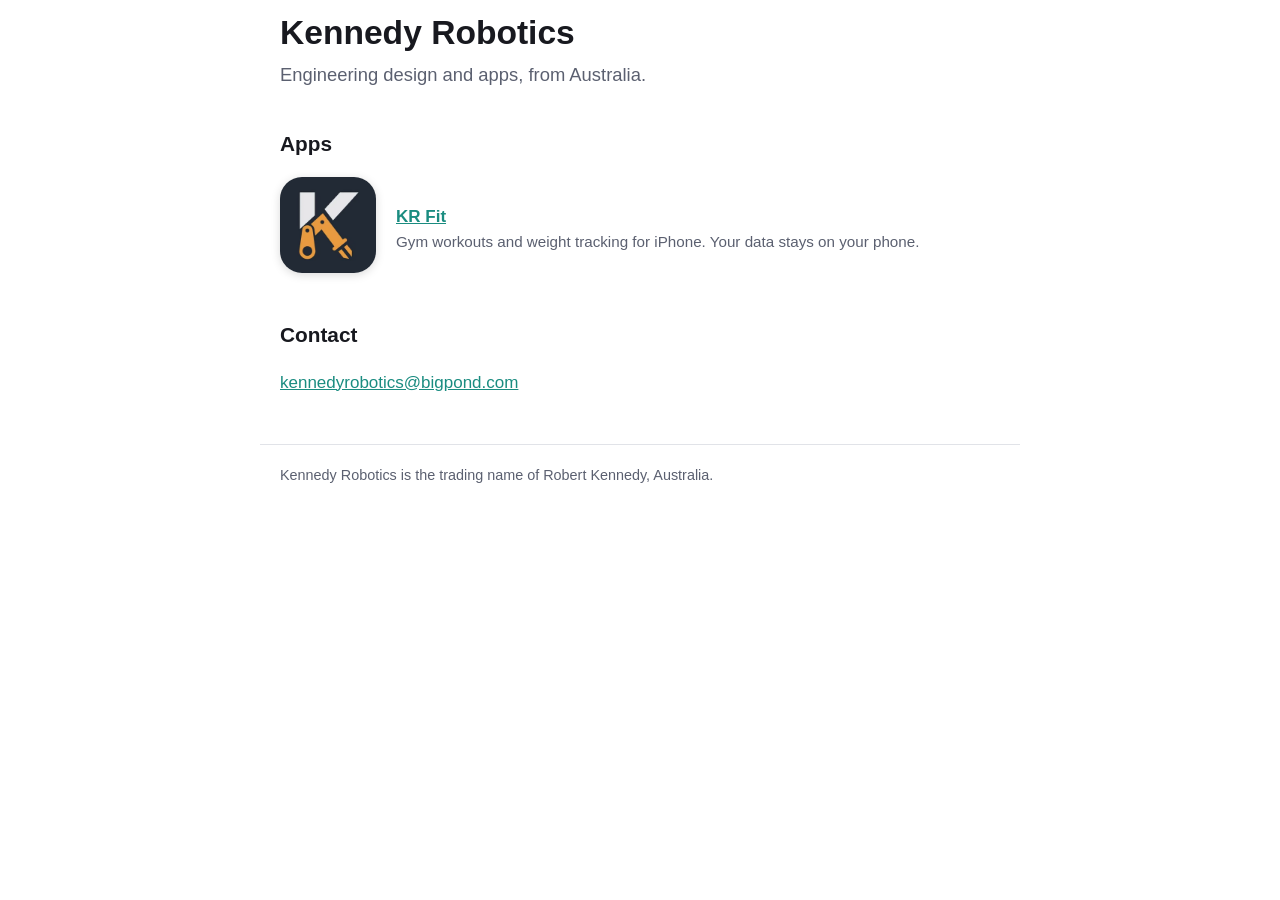
<file: index.html>
<!doctype html>
<html lang="en-AU">
<head>
  <meta charset="utf-8">
  <meta name="viewport" content="width=device-width, initial-scale=1">
  <title>Kennedy Robotics</title>
  <meta name="description" content="Kennedy Robotics: engineering and apps by Rob Kennedy, Australia.">
  <link rel="icon" href="/assets/favicon.png">
  <link rel="stylesheet" href="/assets/style.css">
</head>
<body>
  <main>
    <h1>Kennedy Robotics</h1>
    <p class="lead">Engineering design and apps, from Australia.</p>

    <h2>Apps</h2>
    <div class="hero">
      <a href="/krfit/"><img src="/assets/krfit-icon.png" alt="KR Fit app icon"></a>
      <div>
        <p style="margin:0"><a href="/krfit/"><strong>KR Fit</strong></a></p>
        <p class="muted" style="margin:0">Gym workouts and weight tracking for iPhone. Your data stays on your phone.</p>
      </div>
    </div>

    <h2>Contact</h2>
    <p><a href="mailto:kennedyrobotics@bigpond.com">kennedyrobotics@bigpond.com</a></p>
  </main>
  <footer>
    <p>Kennedy Robotics is the trading name of Robert Kennedy, Australia.</p>
  </footer>
</body>
</html>
</file>
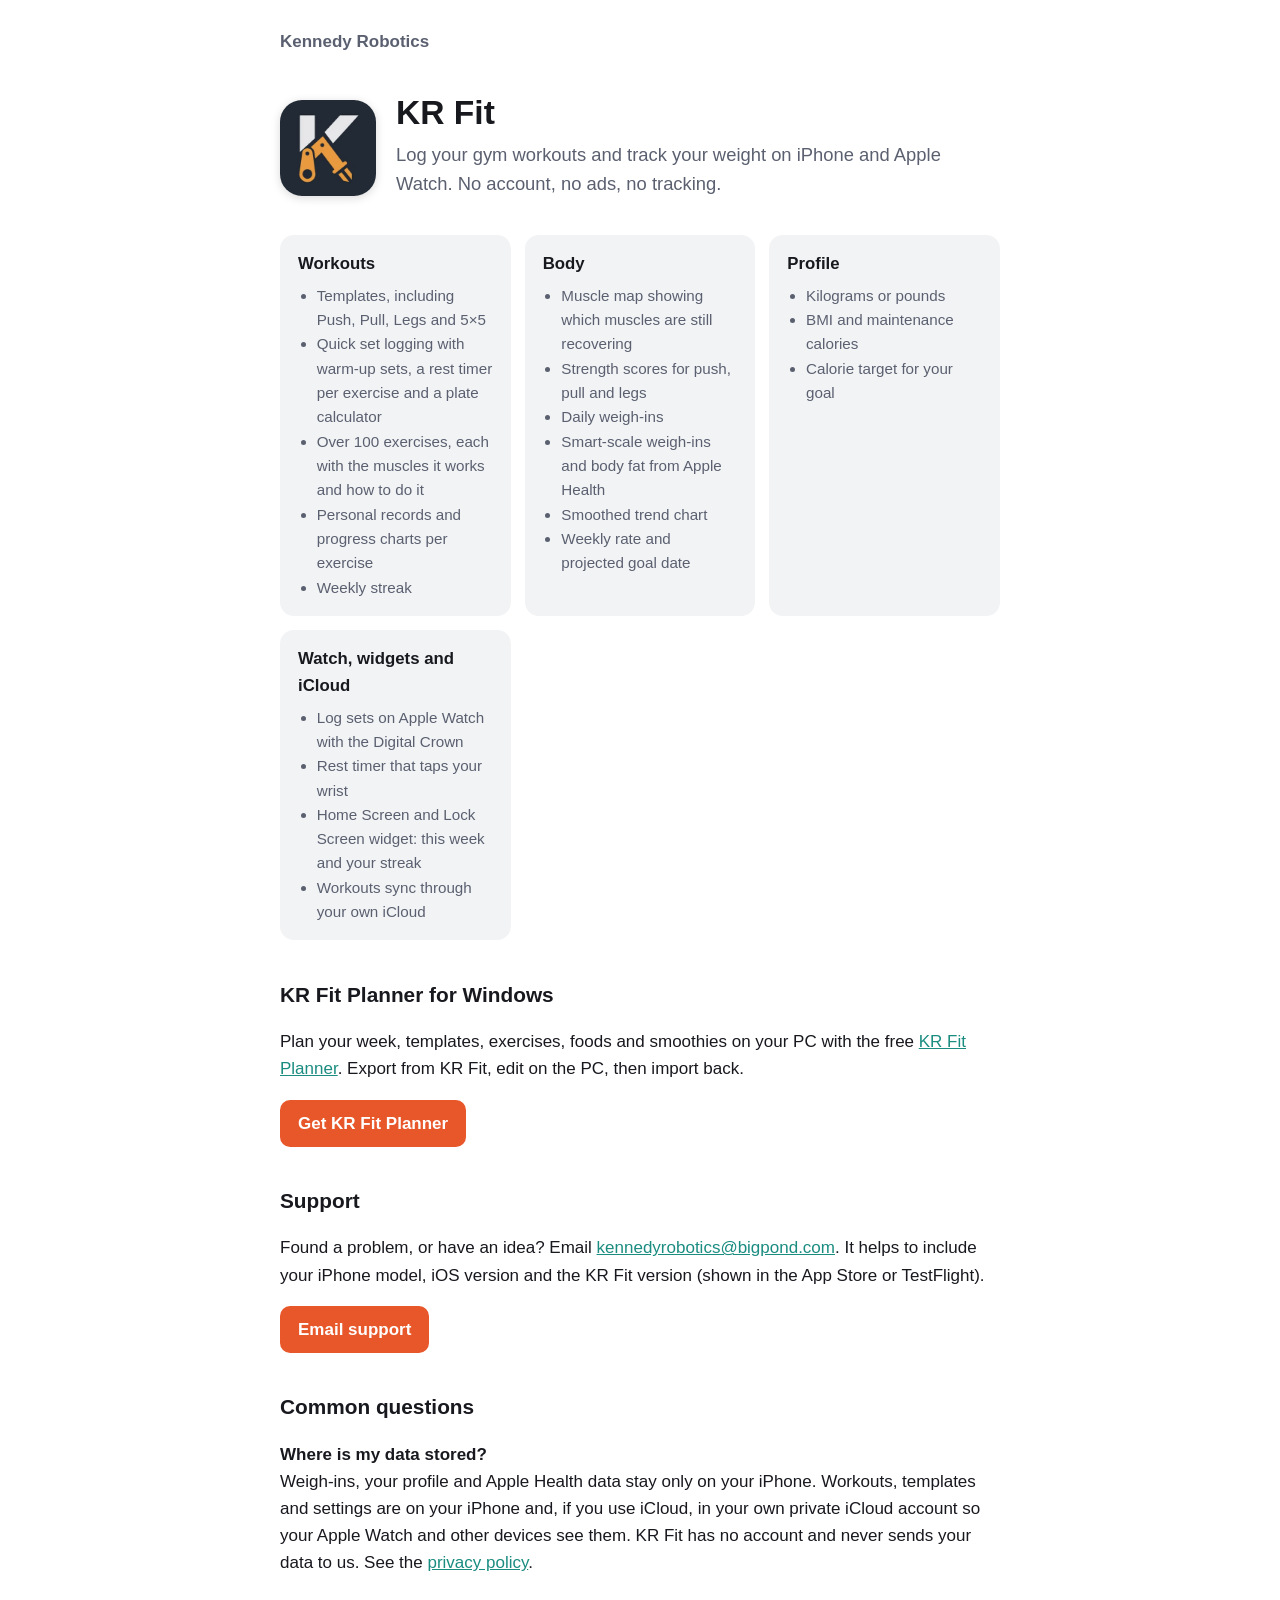
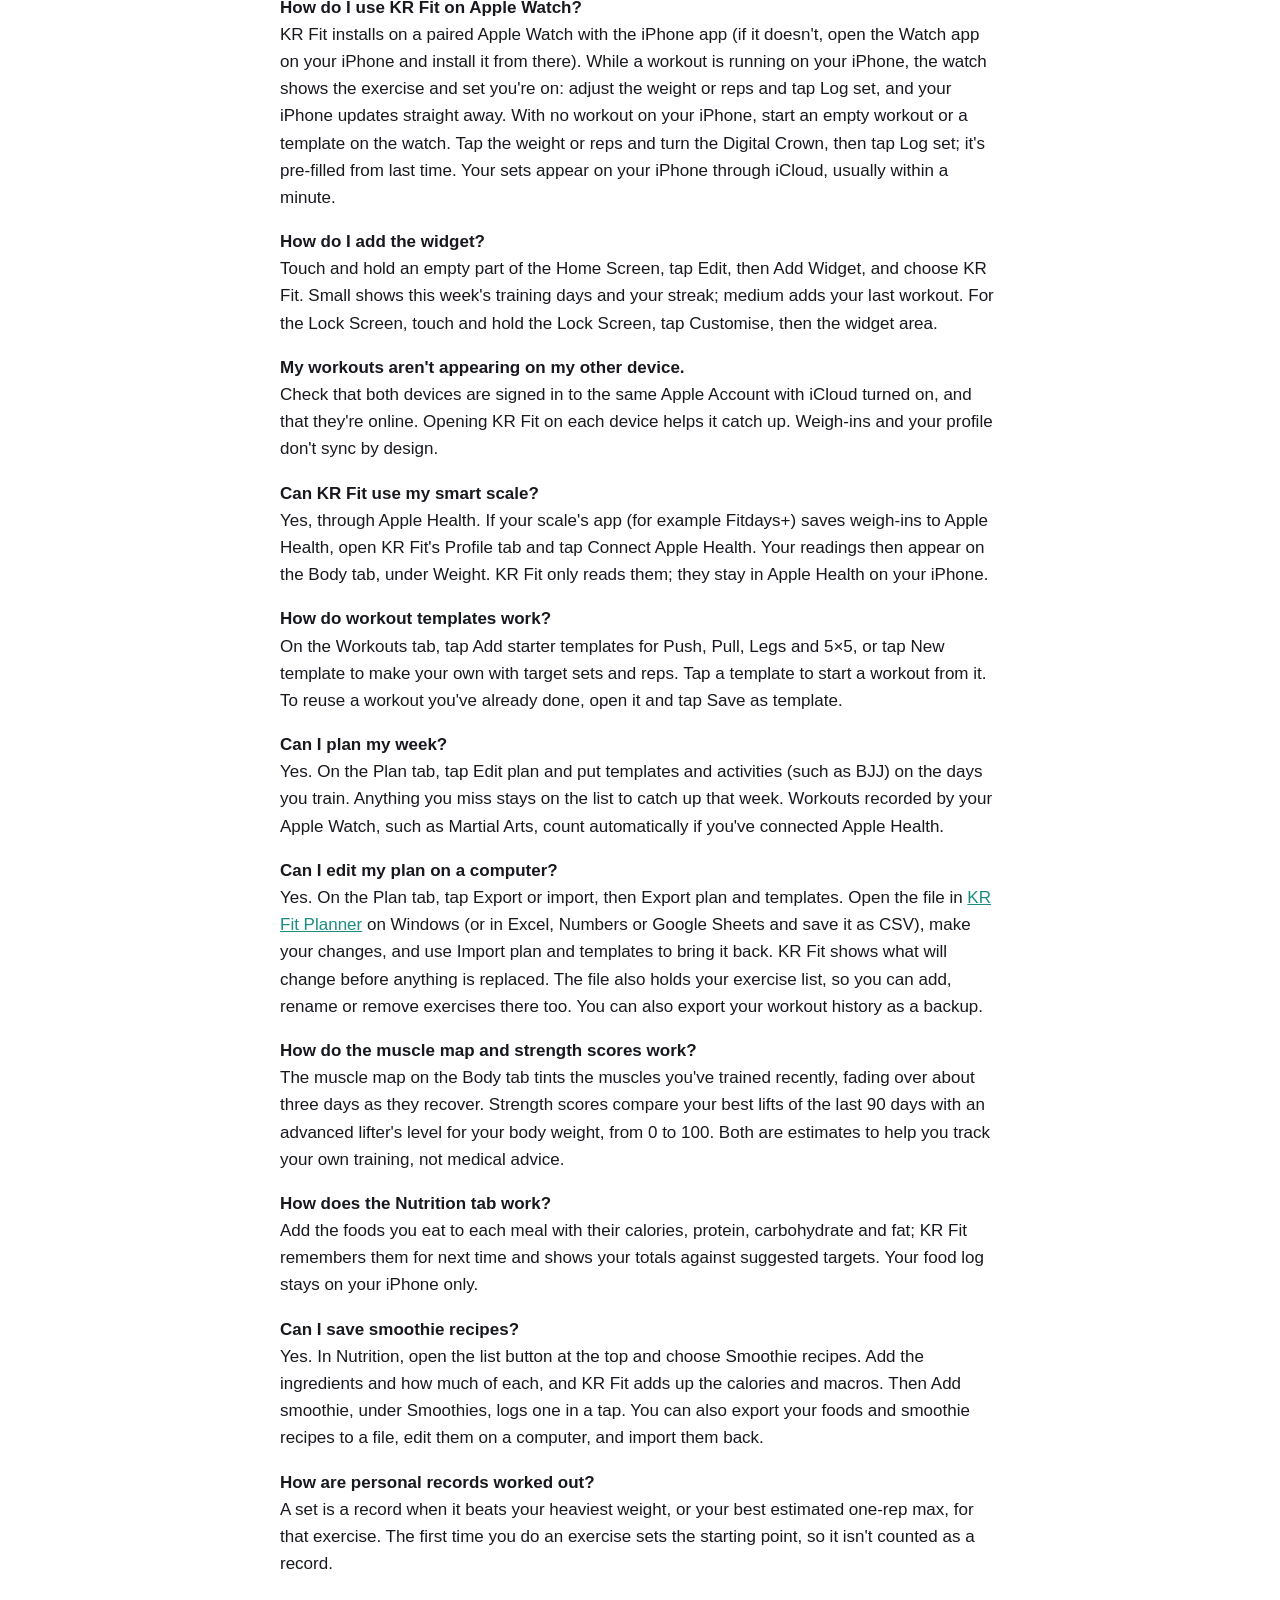
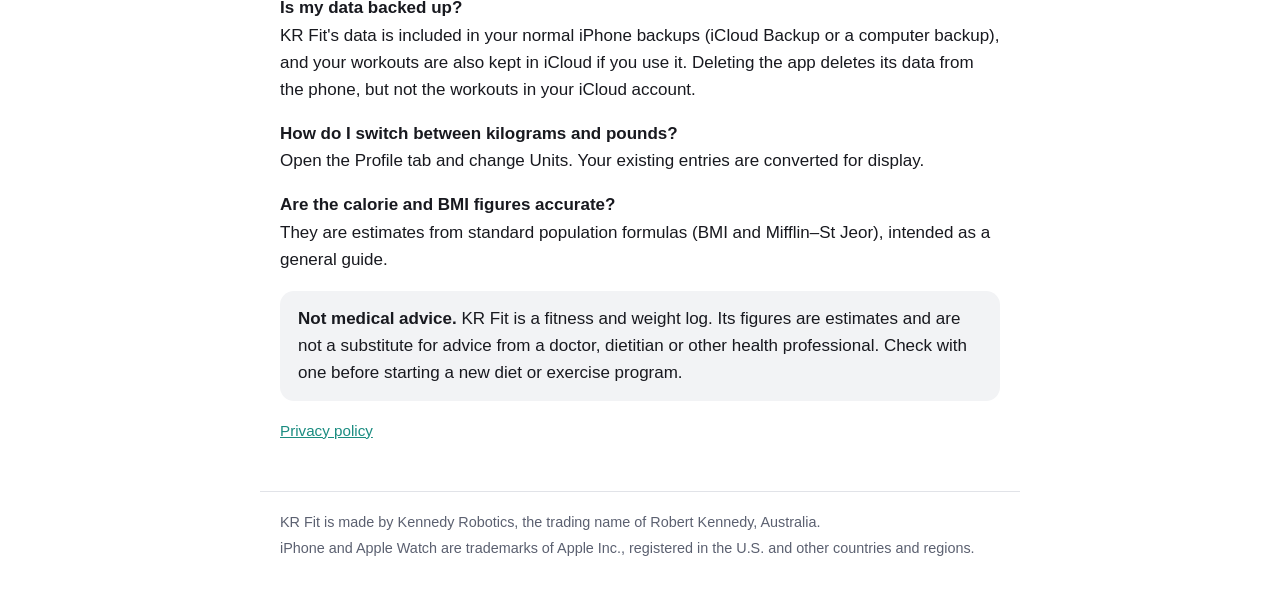
<file: krfit/index.html>
<!doctype html>
<html lang="en-AU">
<head>
  <meta charset="utf-8">
  <meta name="viewport" content="width=device-width, initial-scale=1">
  <title>KR Fit Support</title>
  <meta name="description" content="KR Fit: gym workouts and weight tracking for iPhone and Apple Watch. Help, questions and contact.">
  <link rel="icon" href="/assets/favicon.png">
  <link rel="stylesheet" href="/assets/style.css">
</head>
<body>
  <header><a href="/">Kennedy Robotics</a></header>
  <main>
    <div class="hero">
      <img src="/assets/krfit-icon.png" alt="KR Fit app icon">
      <div>
        <h1>KR Fit</h1>
        <p class="lead">Log your gym workouts and track your weight on iPhone and Apple Watch. No account, no ads, no tracking.</p>
      </div>
    </div>

    <div class="cards">
      <div class="card">
        <h3>Workouts</h3>
        <ul>
          <li>Templates, including Push, Pull, Legs and 5×5</li>
          <li>Quick set logging with warm-up sets, a rest timer per exercise and a plate calculator</li>
          <li>Over 100 exercises, each with the muscles it works and how to do it</li>
          <li>Personal records and progress charts per exercise</li>
          <li>Weekly streak</li>
        </ul>
      </div>
      <div class="card">
        <h3>Body</h3>
        <ul>
          <li>Muscle map showing which muscles are still recovering</li>
          <li>Strength scores for push, pull and legs</li>
          <li>Daily weigh-ins</li>
          <li>Smart-scale weigh-ins and body fat from Apple Health</li>
          <li>Smoothed trend chart</li>
          <li>Weekly rate and projected goal date</li>
        </ul>
      </div>
      <div class="card">
        <h3>Profile</h3>
        <ul>
          <li>Kilograms or pounds</li>
          <li>BMI and maintenance calories</li>
          <li>Calorie target for your goal</li>
        </ul>
      </div>
      <div class="card">
        <h3>Watch, widgets and iCloud</h3>
        <ul>
          <li>Log sets on Apple Watch with the Digital Crown</li>
          <li>Rest timer that taps your wrist</li>
          <li>Home Screen and Lock Screen widget: this week and your streak</li>
          <li>Workouts sync through your own iCloud</li>
        </ul>
      </div>
    </div>

    <h2>KR Fit Planner for Windows</h2>
    <p>Plan your week, templates, exercises, foods and smoothies on your PC with the free
      <a href="/krfit/planner/">KR Fit Planner</a>. Export from KR Fit, edit on the PC, then import back.</p>
    <p><a class="button" href="/krfit/planner/">Get KR Fit Planner</a></p>

    <h2>Support</h2>
    <p>Found a problem, or have an idea? Email
      <a href="mailto:kennedyrobotics@bigpond.com?subject=KR%20Fit%20support">kennedyrobotics@bigpond.com</a>.
      It helps to include your iPhone model, iOS version and the KR Fit version (shown in the App Store or TestFlight).</p>
    <p><a class="button" href="mailto:kennedyrobotics@bigpond.com?subject=KR%20Fit%20support">Email support</a></p>

    <h2>Common questions</h2>
    <p><strong>Where is my data stored?</strong><br>
      Weigh-ins, your profile and Apple Health data stay only on your iPhone. Workouts, templates and settings are on
      your iPhone and, if you use iCloud, in your own private iCloud account so your Apple Watch and other devices
      see them. KR Fit has no account and never sends your data to us. See the
      <a href="/krfit/privacy/">privacy policy</a>.</p>
    <p><strong>How do I use KR Fit on Apple Watch?</strong><br>
      KR Fit installs on a paired Apple Watch with the iPhone app (if it doesn't, open the Watch app on your iPhone
      and install it from there). While a workout is running on your iPhone, the watch shows the exercise and set
      you're on: adjust the weight or reps and tap Log set, and your iPhone updates straight away. With no workout
      on your iPhone, start an empty workout or a template on the watch.
      Tap the weight or reps and turn the Digital Crown, then tap Log set; it's pre-filled from last time. Your sets
      appear on your iPhone through iCloud, usually within a minute.</p>
    <p><strong>How do I add the widget?</strong><br>
      Touch and hold an empty part of the Home Screen, tap Edit, then Add Widget, and choose KR Fit. Small shows
      this week's training days and your streak; medium adds your last workout. For the Lock Screen, touch and hold
      the Lock Screen, tap Customise, then the widget area.</p>
    <p><strong>My workouts aren't appearing on my other device.</strong><br>
      Check that both devices are signed in to the same Apple Account with iCloud turned on, and that they're
      online. Opening KR Fit on each device helps it catch up. Weigh-ins and your profile don't sync by design.</p>
    <p><strong>Can KR Fit use my smart scale?</strong><br>
      Yes, through Apple Health. If your scale's app (for example Fitdays+) saves weigh-ins to Apple Health, open
      KR Fit's Profile tab and tap Connect Apple Health. Your readings then appear on the Body tab, under Weight. KR Fit only
      reads them; they stay in Apple Health on your iPhone.</p>
    <p><strong>How do workout templates work?</strong><br>
      On the Workouts tab, tap Add starter templates for Push, Pull, Legs and 5×5, or tap New template to make
      your own with target sets and reps. Tap a template to start a workout from it. To reuse a workout you've
      already done, open it and tap Save as template.</p>
    <p><strong>Can I plan my week?</strong><br>
      Yes. On the Plan tab, tap Edit plan and put templates and activities (such as BJJ) on the days you train. Anything
      you miss stays on the list to catch up that week. Workouts recorded by your Apple Watch, such as Martial Arts,
      count automatically if you've connected Apple Health.</p>
    <p><strong>Can I edit my plan on a computer?</strong><br>
      Yes. On the Plan tab, tap Export or import, then Export plan and templates. Open the file in
      <a href="/krfit/planner/">KR Fit Planner</a> on Windows (or in Excel, Numbers or Google Sheets and save it as CSV),
      make your changes, and use Import plan and templates to bring it back. KR Fit
      shows what will change before anything is replaced. The file also holds your exercise list, so you can add,
      rename or remove exercises there too. You can also export your workout history as a backup.</p>
    <p><strong>How do the muscle map and strength scores work?</strong><br>
      The muscle map on the Body tab tints the muscles you've trained recently, fading over about three days as they
      recover. Strength scores compare your best lifts of the last 90 days with an advanced lifter's level for your
      body weight, from 0 to 100. Both are estimates to help you track your own training, not medical advice.</p>
    <p><strong>How does the Nutrition tab work?</strong><br>
      Add the foods you eat to each meal with their calories, protein, carbohydrate and fat; KR Fit remembers them for
      next time and shows your totals against suggested targets. Your food log stays on your iPhone only.</p>
    <p><strong>Can I save smoothie recipes?</strong><br>
      Yes. In Nutrition, open the list button at the top and choose Smoothie recipes. Add the ingredients and how much
      of each, and KR Fit adds up the calories and macros. Then Add smoothie, under Smoothies, logs one in a tap. You
      can also export your foods and smoothie recipes to a file, edit them on a computer, and import them back.</p>
    <p><strong>How are personal records worked out?</strong><br>
      A set is a record when it beats your heaviest weight, or your best estimated one-rep max, for that
      exercise. The first time you do an exercise sets the starting point, so it isn't counted as a record.</p>
    <p><strong>Is my data backed up?</strong><br>
      KR Fit's data is included in your normal iPhone backups (iCloud Backup or a computer backup), and your
      workouts are also kept in iCloud if you use it. Deleting the app deletes its data from the phone, but not
      the workouts in your iCloud account.</p>
    <p><strong>How do I switch between kilograms and pounds?</strong><br>
      Open the Profile tab and change Units. Your existing entries are converted for display.</p>
    <p><strong>Are the calorie and BMI figures accurate?</strong><br>
      They are estimates from standard population formulas (BMI and Mifflin–St Jeor), intended as a general guide.</p>

    <div class="note">
      <strong>Not medical advice.</strong> KR Fit is a fitness and weight log. Its figures are estimates and are not a
      substitute for advice from a doctor, dietitian or other health professional. Check with one before starting a
      new diet or exercise program.
    </div>

    <p class="muted"><a href="/krfit/privacy/">Privacy policy</a></p>
  </main>
  <footer>
    <p>KR Fit is made by Kennedy Robotics, the trading name of Robert Kennedy, Australia.</p>
    <p>iPhone and Apple Watch are trademarks of Apple Inc., registered in the U.S. and other countries and regions.</p>
  </footer>
</body>
</html>
</file>
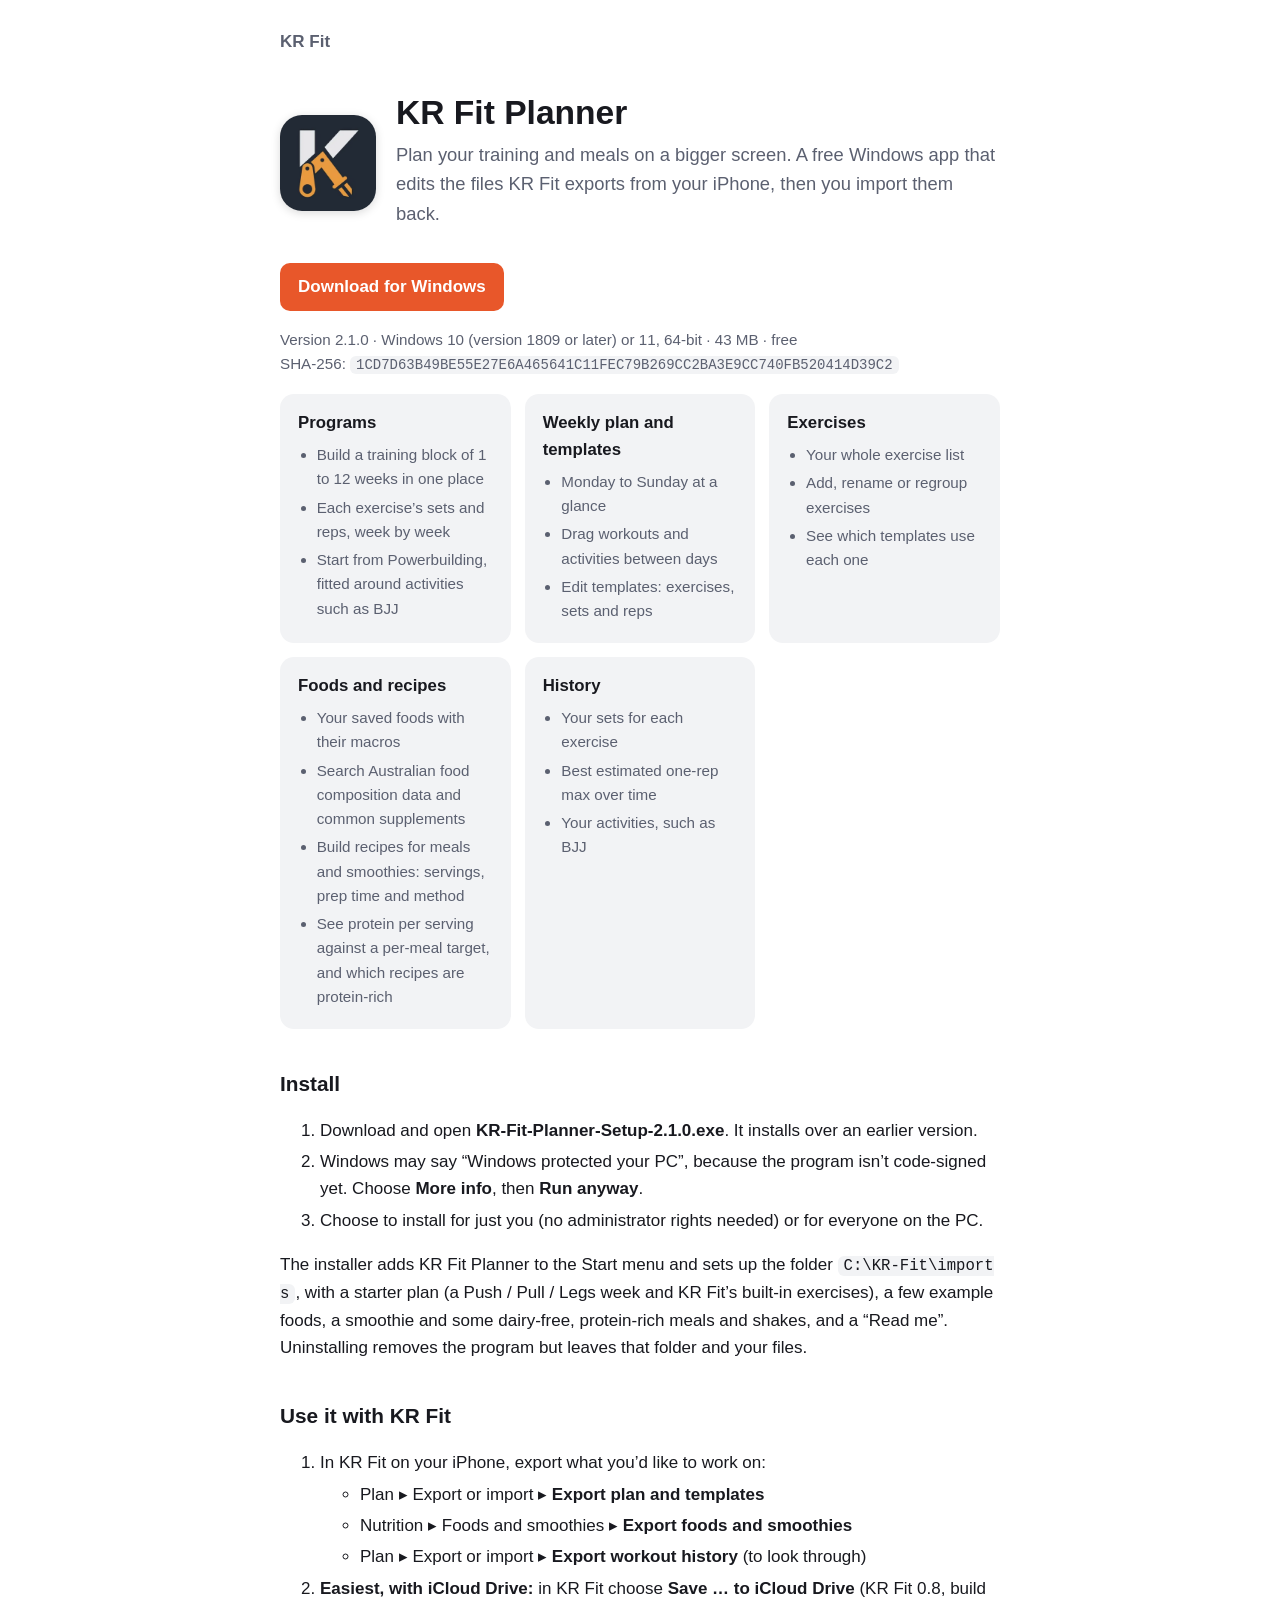
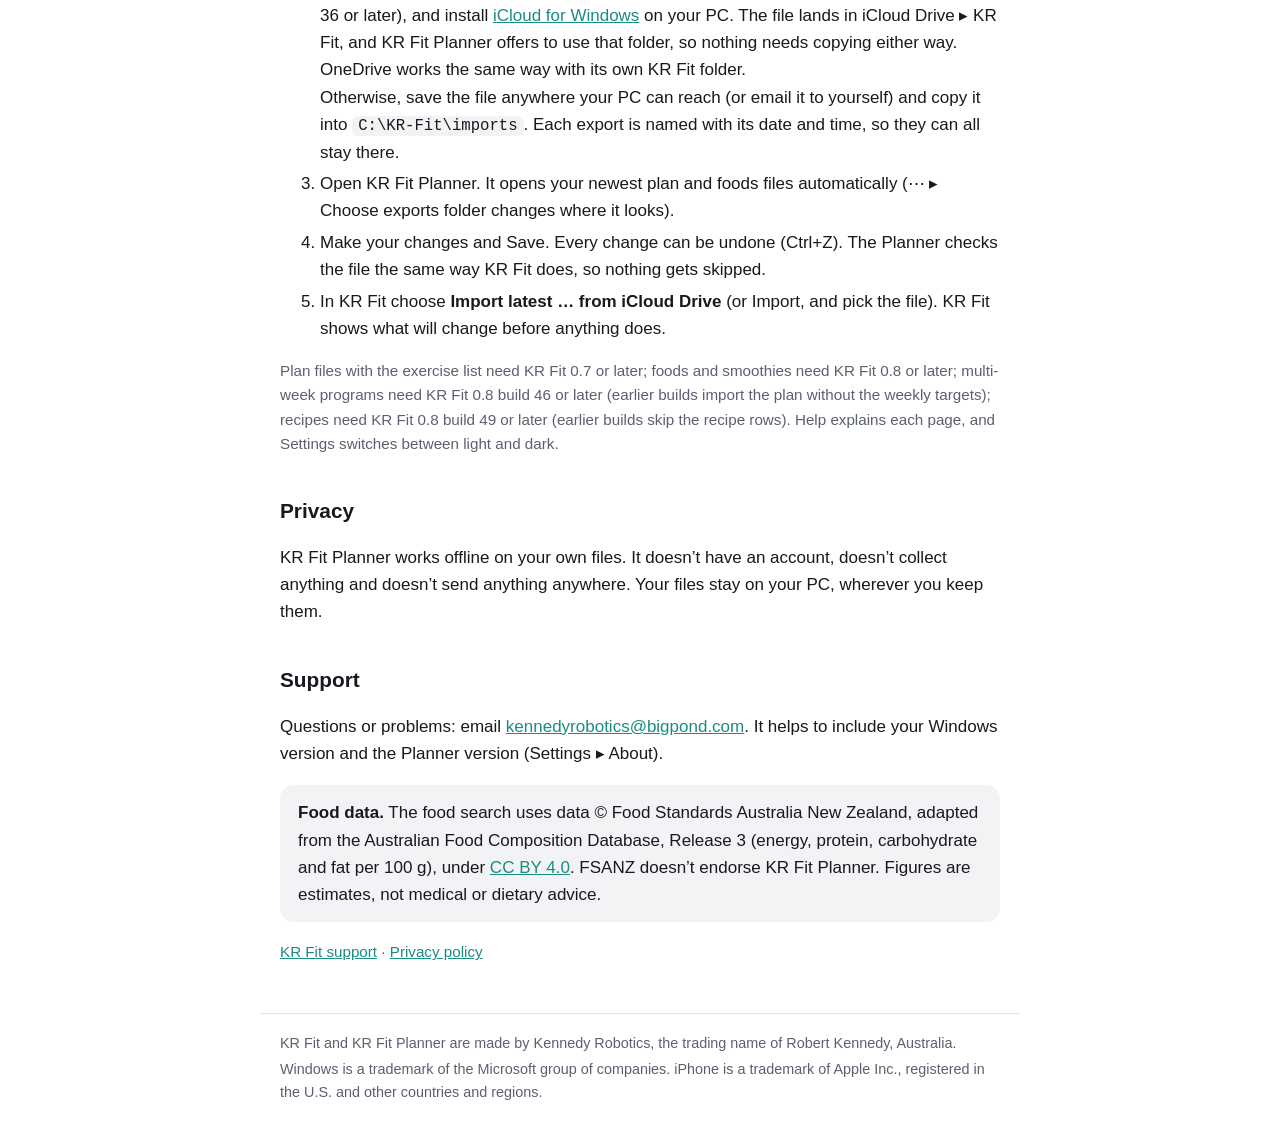
<file: krfit/planner/index.html>
<!doctype html>
<html lang="en-AU">
<head>
  <meta charset="utf-8">
  <meta name="viewport" content="width=device-width, initial-scale=1">
  <title>KR Fit Planner for Windows</title>
  <meta name="description" content="KR Fit Planner: a free Windows app for building your KR Fit programs and editing your weekly plan, templates, exercises, foods and recipes on your PC.">
  <link rel="icon" href="/assets/favicon.png">
  <link rel="stylesheet" href="/assets/style.css">
  <style>
    code { background: var(--surface); border-radius: 6px; padding: 1px 6px; font-size: 0.92em; word-break: break-all; }
    ol li, ul li { margin: 0.25em 0; }
  </style>
</head>
<body>
  <header><a href="/krfit/">KR Fit</a></header>
  <main>
    <div class="hero">
      <img src="/assets/krfit-icon.png" alt="KR Fit app icon">
      <div>
        <h1>KR Fit Planner</h1>
        <p class="lead">Plan your training and meals on a bigger screen. A free Windows app that edits the files KR Fit exports
          from your iPhone, then you import them back.</p>
      </div>
    </div>

    <p><a class="button" href="KR-Fit-Planner-Setup-2.1.0.exe" download>Download for Windows</a></p>
    <p class="muted">Version 2.1.0 · Windows 10 (version 1809 or later) or 11, 64-bit · 43 MB · free<br>
      SHA-256: <code>1CD7D63B49BE55E27E6A465641C11FEC79B269CC2BA3E9CC740FB520414D39C2</code></p>

    <div class="cards">
      <div class="card">
        <h3>Programs</h3>
        <ul>
          <li>Build a training block of 1 to 12 weeks in one place</li>
          <li>Each exercise’s sets and reps, week by week</li>
          <li>Start from Powerbuilding, fitted around activities such as BJJ</li>
        </ul>
      </div>
      <div class="card">
        <h3>Weekly plan and templates</h3>
        <ul>
          <li>Monday to Sunday at a glance</li>
          <li>Drag workouts and activities between days</li>
          <li>Edit templates: exercises, sets and reps</li>
        </ul>
      </div>
      <div class="card">
        <h3>Exercises</h3>
        <ul>
          <li>Your whole exercise list</li>
          <li>Add, rename or regroup exercises</li>
          <li>See which templates use each one</li>
        </ul>
      </div>
      <div class="card">
        <h3>Foods and recipes</h3>
        <ul>
          <li>Your saved foods with their macros</li>
          <li>Search Australian food composition data and common supplements</li>
          <li>Build recipes for meals and smoothies: servings, prep time and method</li>
          <li>See protein per serving against a per-meal target, and which recipes are protein-rich</li>
        </ul>
      </div>
      <div class="card">
        <h3>History</h3>
        <ul>
          <li>Your sets for each exercise</li>
          <li>Best estimated one-rep max over time</li>
          <li>Your activities, such as BJJ</li>
        </ul>
      </div>
    </div>

    <h2>Install</h2>
    <ol>
      <li>Download and open <strong>KR-Fit-Planner-Setup-2.1.0.exe</strong>. It installs over an earlier version.</li>
      <li>Windows may say “Windows protected your PC”, because the program isn’t code-signed yet. Choose
        <strong>More info</strong>, then <strong>Run anyway</strong>.</li>
      <li>Choose to install for just you (no administrator rights needed) or for everyone on the PC.</li>
    </ol>
    <p>The installer adds KR Fit Planner to the Start menu and sets up the folder <code>C:\KR-Fit\imports</code>, with a
      starter plan (a Push / Pull / Legs week and KR Fit’s built-in exercises), a few example foods, a smoothie and some dairy-free, protein-rich meals and shakes, and a
      “Read me”. Uninstalling removes the program but leaves that folder and your files.</p>

    <h2>Use it with KR Fit</h2>
    <ol>
      <li>In KR Fit on your iPhone, export what you’d like to work on:
        <ul>
          <li>Plan ▸ Export or import ▸ <strong>Export plan and templates</strong></li>
          <li>Nutrition ▸ Foods and smoothies ▸ <strong>Export foods and smoothies</strong></li>
          <li>Plan ▸ Export or import ▸ <strong>Export workout history</strong> (to look through)</li>
        </ul>
      </li>
      <li><strong>Easiest, with iCloud Drive:</strong> in KR Fit choose <strong>Save … to iCloud Drive</strong> (KR Fit 0.8,
        build 36 or later), and install <a href="https://apps.microsoft.com/search?query=icloud">iCloud for Windows</a> on
        your PC. The file lands in iCloud Drive ▸ KR Fit, and KR Fit Planner offers to use that folder, so nothing needs
        copying either way. OneDrive works the same way with its own KR Fit folder.<br>
        Otherwise, save the file anywhere your PC can reach (or email it to yourself) and copy it into
        <code>C:\KR-Fit\imports</code>. Each export is named with its date and time, so they can all stay there.</li>
      <li>Open KR Fit Planner. It opens your newest plan and foods files automatically (⋯ ▸ Choose exports folder
        changes where it looks).</li>
      <li>Make your changes and Save. Every change can be undone (Ctrl+Z). The Planner checks the file the same way KR Fit
        does, so nothing gets skipped.</li>
      <li>In KR Fit choose <strong>Import latest … from iCloud Drive</strong> (or Import, and pick the file). KR Fit shows
        what will change before anything does.</li>
    </ol>
    <p class="muted">Plan files with the exercise list need KR Fit 0.7 or later; foods and smoothies need KR Fit 0.8 or later;
      multi-week programs need KR Fit 0.8 build 46 or later (earlier builds import the plan without the weekly targets);
      recipes need KR Fit 0.8 build 49 or later (earlier builds skip the recipe rows).
      Help explains each page, and Settings switches between light and dark.</p>

    <h2>Privacy</h2>
    <p>KR Fit Planner works offline on your own files. It doesn’t have an account, doesn’t collect anything and doesn’t send
      anything anywhere. Your files stay on your PC, wherever you keep them.</p>

    <h2>Support</h2>
    <p>Questions or problems: email
      <a href="mailto:kennedyrobotics@bigpond.com?subject=KR%20Fit%20Planner">kennedyrobotics@bigpond.com</a>. It helps to
      include your Windows version and the Planner version (Settings ▸ About).</p>

    <div class="note">
      <strong>Food data.</strong> The food search uses data © Food Standards Australia New Zealand, adapted from the
      Australian Food Composition Database, Release 3 (energy, protein, carbohydrate and fat per 100 g), under
      <a href="https://creativecommons.org/licenses/by/4.0/">CC BY 4.0</a>. FSANZ doesn’t endorse KR Fit Planner. Figures
      are estimates, not medical or dietary advice.
    </div>

    <p class="muted"><a href="/krfit/">KR Fit support</a> · <a href="/krfit/privacy/">Privacy policy</a></p>
  </main>
  <footer>
    <p>KR Fit and KR Fit Planner are made by Kennedy Robotics, the trading name of Robert Kennedy, Australia.</p>
    <p>Windows is a trademark of the Microsoft group of companies. iPhone is a trademark of Apple Inc., registered in the
      U.S. and other countries and regions.</p>
  </footer>
</body>
</html>
</file>
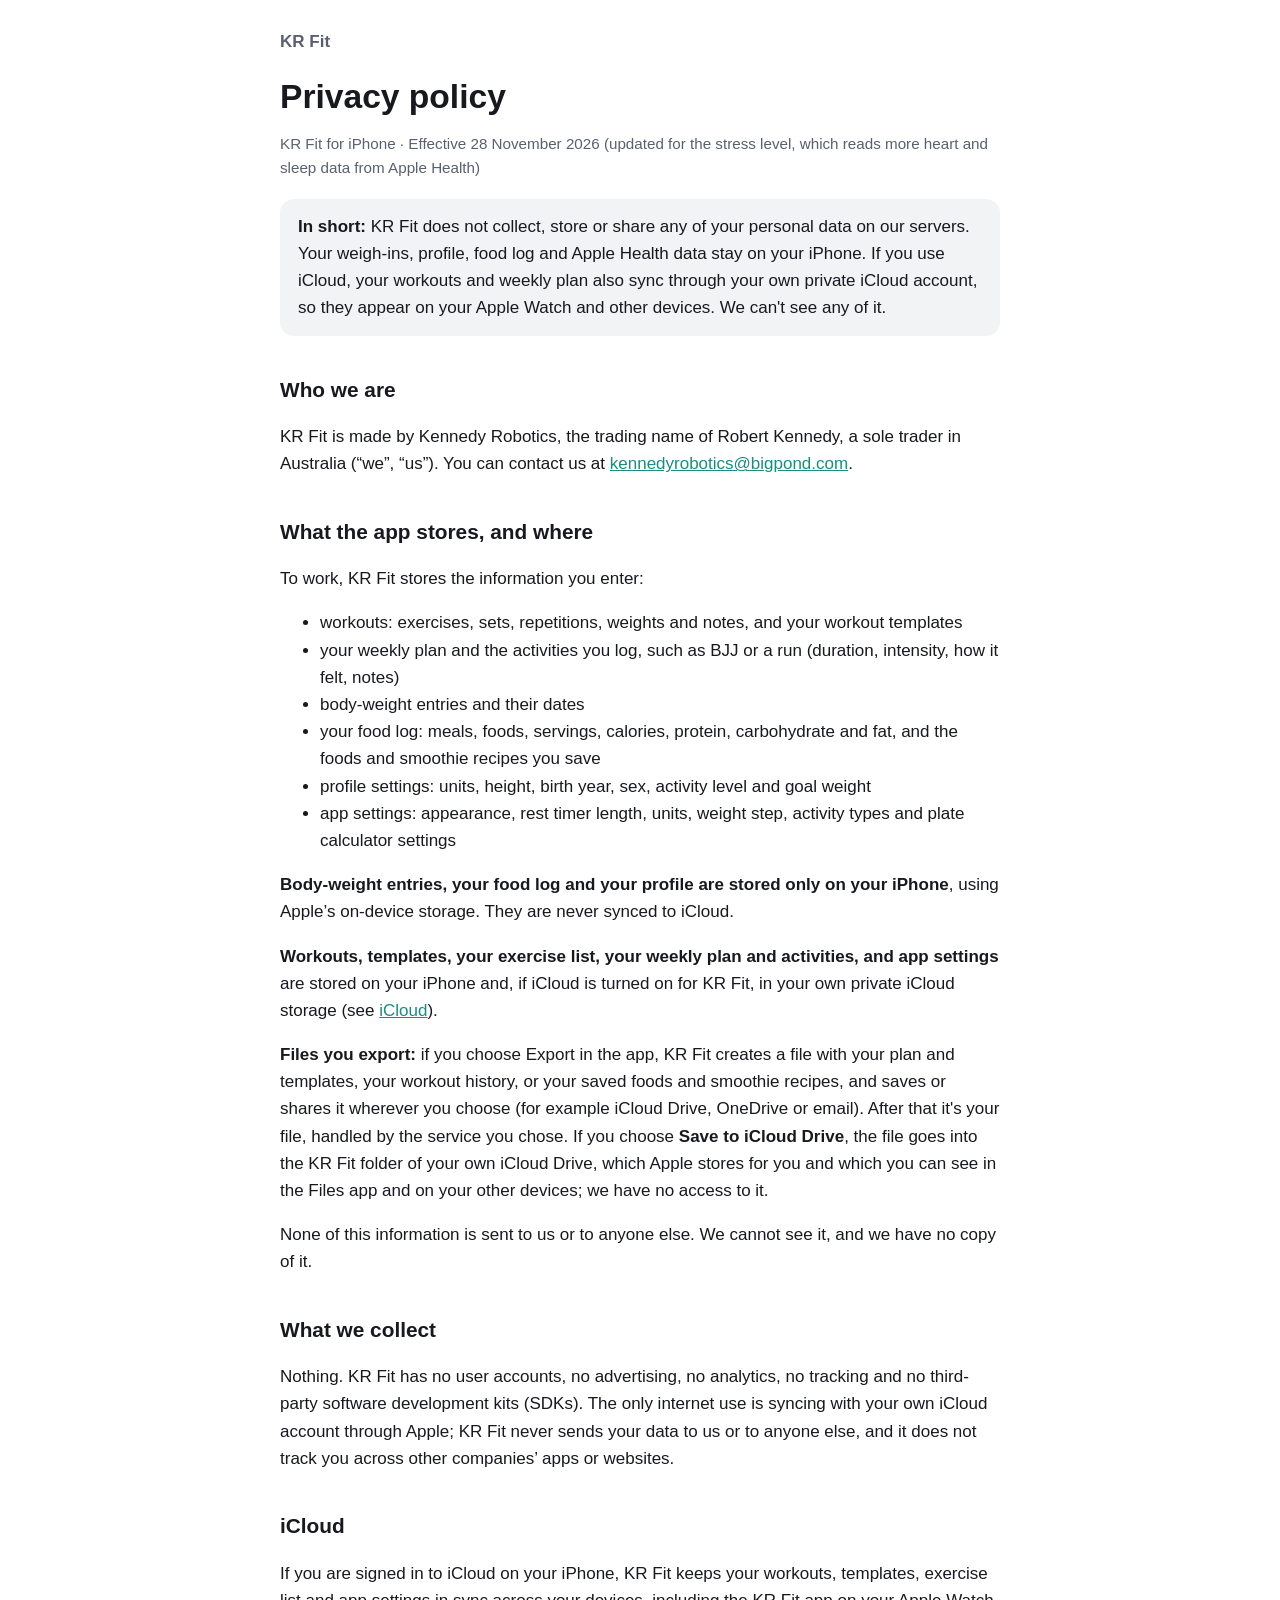
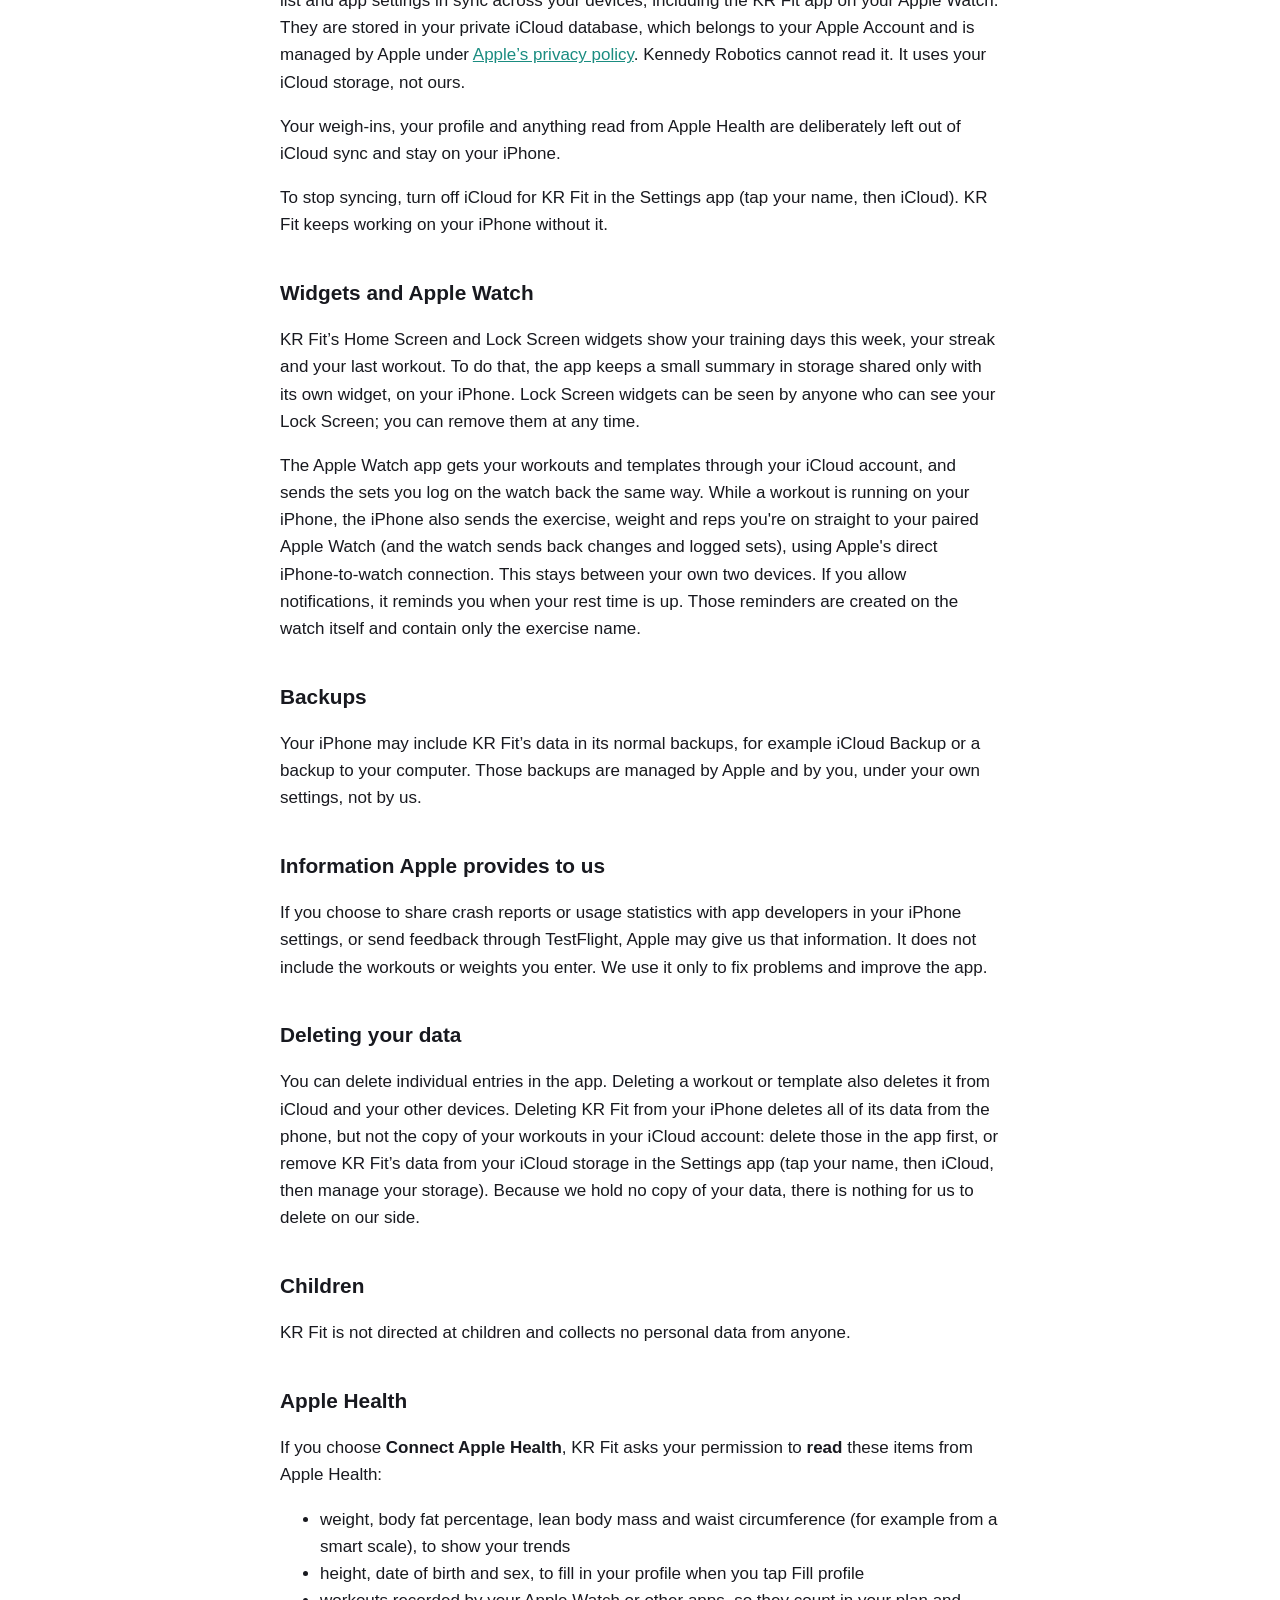
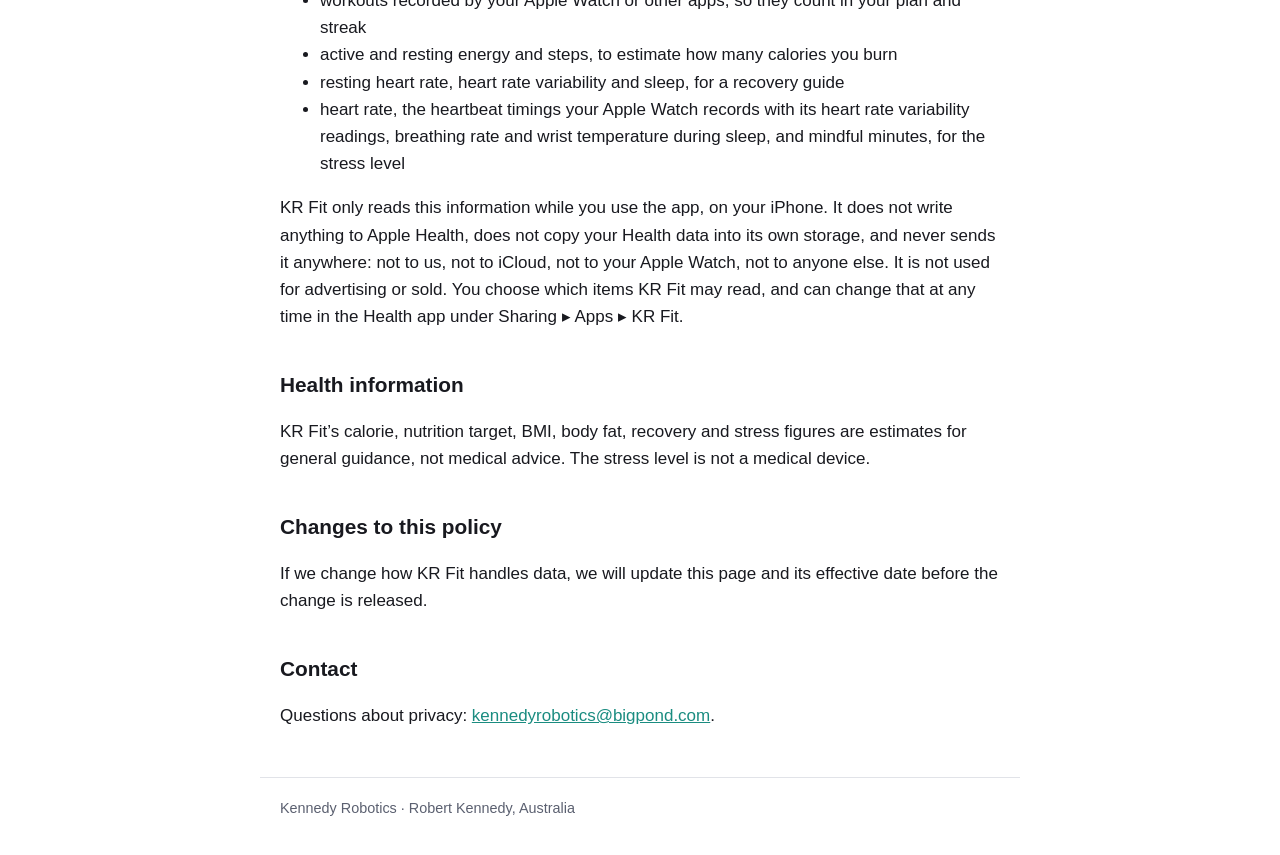
<file: krfit/privacy/index.html>
<!doctype html>
<html lang="en-AU">
<head>
  <meta charset="utf-8">
  <meta name="viewport" content="width=device-width, initial-scale=1">
  <title>KR Fit Privacy</title>
  <meta name="description" content="Privacy policy for the KR Fit iPhone app. KR Fit does not collect any personal data.">
  <link rel="icon" href="/assets/favicon.png">
  <link rel="stylesheet" href="/assets/style.css">
</head>
<body>
  <header><a href="/krfit/">KR Fit</a></header>
  <main>
    <h1>Privacy policy</h1>
    <p class="muted">KR Fit for iPhone · Effective 28 November 2026 (updated for the stress level, which reads more heart and sleep data from Apple Health)</p>

    <div class="note">
      <strong>In short:</strong> KR Fit does not collect, store or share any of your personal data on our servers.
      Your weigh-ins, profile, food log and Apple Health data stay on your iPhone. If you use iCloud, your workouts
      and weekly plan also sync through your own private iCloud account, so they appear on your Apple Watch and other
      devices. We can't see any of it.
    </div>

    <h2>Who we are</h2>
    <p>KR Fit is made by Kennedy Robotics, the trading name of Robert Kennedy, a sole trader in Australia
      (“we”, “us”). You can contact us at
      <a href="mailto:kennedyrobotics@bigpond.com?subject=KR%20Fit%20privacy">kennedyrobotics@bigpond.com</a>.</p>

    <h2>What the app stores, and where</h2>
    <p>To work, KR Fit stores the information you enter:</p>
    <ul>
      <li>workouts: exercises, sets, repetitions, weights and notes, and your workout templates</li>
      <li>your weekly plan and the activities you log, such as BJJ or a run (duration, intensity, how it felt, notes)</li>
      <li>body-weight entries and their dates</li>
      <li>your food log: meals, foods, servings, calories, protein, carbohydrate and fat, and the foods and smoothie recipes you save</li>
      <li>profile settings: units, height, birth year, sex, activity level and goal weight</li>
      <li>app settings: appearance, rest timer length, units, weight step, activity types and plate calculator
        settings</li>
    </ul>
    <p><strong>Body-weight entries, your food log and your profile are stored only on your iPhone</strong>, using
      Apple’s on-device storage. They are never synced to iCloud.</p>
    <p><strong>Workouts, templates, your exercise list, your weekly plan and activities, and app settings</strong> are
      stored on your iPhone and, if iCloud is turned on for KR Fit, in your own private iCloud storage (see
      <a href="#icloud">iCloud</a>).</p>
    <p><strong>Files you export:</strong> if you choose Export in the app, KR Fit creates a file with your plan and
      templates, your workout history, or your saved foods and smoothie recipes, and saves or shares it wherever you choose (for example iCloud Drive,
      OneDrive or email). After that it's your file, handled by the service you chose. If you choose
      <strong>Save to iCloud Drive</strong>, the file goes into the KR Fit folder of your own iCloud Drive, which Apple
      stores for you and which you can see in the Files app and on your other devices; we have no access to it.</p>
    <p>None of this information is sent to us or to anyone else. We cannot see it, and we have no copy of it.</p>

    <h2>What we collect</h2>
    <p>Nothing. KR Fit has no user accounts, no advertising, no analytics, no tracking and no third-party
      software development kits (SDKs). The only internet use is syncing with your own iCloud account through
      Apple; KR Fit never sends your data to us or to anyone else, and it does not track you across other
      companies’ apps or websites.</p>

    <h2 id="icloud">iCloud</h2>
    <p>If you are signed in to iCloud on your iPhone, KR Fit keeps your workouts, templates, exercise list and app
      settings in sync across your devices, including the KR Fit app on your Apple Watch. They are stored in your
      private iCloud database, which belongs to your Apple Account and is managed by Apple under
      <a href="https://www.apple.com/legal/privacy/">Apple’s privacy policy</a>. Kennedy Robotics cannot read it.
      It uses your iCloud storage, not ours.</p>
    <p>Your weigh-ins, your profile and anything read from Apple Health are deliberately left out of iCloud
      sync and stay on your iPhone.</p>
    <p>To stop syncing, turn off iCloud for KR Fit in the Settings app (tap your name, then iCloud). KR Fit
      keeps working on your iPhone without it.</p>

    <h2>Widgets and Apple Watch</h2>
    <p>KR Fit’s Home Screen and Lock Screen widgets show your training days this week, your streak and your last
      workout. To do that, the app keeps a small summary in storage shared only with its own widget, on your
      iPhone. Lock Screen widgets can be seen by anyone who can see your Lock Screen; you can remove them at any
      time.</p>
    <p>The Apple Watch app gets your workouts and templates through your iCloud account, and sends the sets you
      log on the watch back the same way. While a workout is running on your iPhone, the iPhone also sends the
      exercise, weight and reps you're on straight to your paired Apple Watch (and the watch sends back changes and
      logged sets), using Apple's direct iPhone-to-watch connection. This stays between your own two devices. If you allow notifications, it reminds you when your rest time is up.
      Those reminders are created on the watch itself and contain only the exercise name.</p>

    <h2>Backups</h2>
    <p>Your iPhone may include KR Fit’s data in its normal backups, for example iCloud Backup or a backup to your
      computer. Those backups are managed by Apple and by you, under your own settings, not by us.</p>

    <h2>Information Apple provides to us</h2>
    <p>If you choose to share crash reports or usage statistics with app developers in your iPhone settings, or
      send feedback through TestFlight, Apple may give us that information. It does not include the workouts or
      weights you enter. We use it only to fix problems and improve the app.</p>

    <h2>Deleting your data</h2>
    <p>You can delete individual entries in the app. Deleting a workout or template also deletes it from iCloud
      and your other devices. Deleting KR Fit from your iPhone deletes all of its data from the phone, but not the
      copy of your workouts in your iCloud account: delete those in the app first, or remove KR Fit’s data from
      your iCloud storage in the Settings app (tap your name, then iCloud, then manage your storage). Because we
      hold no copy of your data, there is nothing for us to delete on our side.</p>

    <h2>Children</h2>
    <p>KR Fit is not directed at children and collects no personal data from anyone.</p>

    <h2>Apple Health</h2>
    <p>If you choose <strong>Connect Apple Health</strong>, KR Fit asks your permission to <strong>read</strong>
      these items from Apple Health:</p>
    <ul>
      <li>weight, body fat percentage, lean body mass and waist circumference (for example from a smart scale), to
        show your trends</li>
      <li>height, date of birth and sex, to fill in your profile when you tap Fill profile</li>
      <li>workouts recorded by your Apple Watch or other apps, so they count in your plan and streak</li>
      <li>active and resting energy and steps, to estimate how many calories you burn</li>
      <li>resting heart rate, heart rate variability and sleep, for a recovery guide</li>
      <li>heart rate, the heartbeat timings your Apple Watch records with its heart rate variability readings,
        breathing rate and wrist temperature during sleep, and mindful minutes, for the stress level</li>
    </ul>
    <p>KR Fit only reads this information while you use the app, on your iPhone. It does not write anything to
      Apple Health, does not copy your Health data into its own storage, and never sends it anywhere: not to us,
      not to iCloud, not to your Apple Watch, not to anyone else. It is not used for advertising or sold. You choose which items KR Fit
      may read, and can change that at any time in the Health app under Sharing ▸ Apps ▸ KR Fit.</p>

    <h2>Health information</h2>
    <p>KR Fit’s calorie, nutrition target, BMI, body fat, recovery and stress figures are estimates for general
      guidance, not medical advice. The stress level is not a medical device.</p>

    <h2>Changes to this policy</h2>
    <p>If we change how KR Fit handles data, we will update this page and its effective date before the change
      is released.</p>

    <h2>Contact</h2>
    <p>Questions about privacy:
      <a href="mailto:kennedyrobotics@bigpond.com?subject=KR%20Fit%20privacy">kennedyrobotics@bigpond.com</a>.</p>
  </main>
  <footer>
    <p>Kennedy Robotics · Robert Kennedy, Australia</p>
  </footer>
</body>
</html>
</file>
<file: assets/style.css>
:root {
  --bg: #ffffff;
  --surface: #f2f3f5;
  --text: #18191f;
  --muted: #5b6070;
  --accent: #e8572a;
  --accent-2: #1a8c80;
  --border: #e1e3e8;
  color-scheme: light dark;
}
@media (prefers-color-scheme: dark) {
  :root {
    --bg: #18191f;
    --surface: #23252d;
    --text: #f2f3f5;
    --muted: #a3a8b8;
    --accent: #ff7a4d;
    --accent-2: #3cc0b2;
    --border: #33363f;
  }
}
* { box-sizing: border-box; }
html { -webkit-text-size-adjust: 100%; }
body {
  margin: 0;
  background: var(--bg);
  color: var(--text);
  font: 17px/1.6 -apple-system, BlinkMacSystemFont, "Segoe UI", Roboto, Helvetica, Arial, sans-serif;
}
main, header, footer { max-width: 760px; margin: 0 auto; padding: 0 20px; }
header { padding-top: 28px; padding-bottom: 8px; }
header a { color: var(--muted); text-decoration: none; font-weight: 600; }
h1 { font-size: 2.1rem; line-height: 1.2; margin: 0.4em 0 0.2em; }
h2 { font-size: 1.3rem; margin: 1.8em 0 0.4em; }
p, li { color: var(--text); }
.lead { font-size: 1.15rem; color: var(--muted); margin-top: 0; }
.muted { color: var(--muted); font-size: 0.95rem; }
a { color: var(--accent-2); }
.hero { display: flex; gap: 20px; align-items: center; margin-top: 16px; }
.hero img { width: 96px; height: 96px; border-radius: 22px; flex: none; box-shadow: 0 2px 10px rgba(0, 0, 0, 0.15); }
.cards { display: grid; grid-template-columns: repeat(auto-fit, minmax(200px, 1fr)); gap: 14px; margin: 18px 0; }
.card { background: var(--surface); border-radius: 14px; padding: 16px 18px; }
.card h3 { margin: 0 0 6px; font-size: 1.05rem; }
.card ul { margin: 0; padding-left: 1.1em; }
.card li { color: var(--muted); font-size: 0.95rem; }
.note { background: var(--surface); border-radius: 14px; padding: 14px 18px; margin: 18px 0; }
.button {
  display: inline-block; background: var(--accent); color: #fff; text-decoration: none;
  font-weight: 600; padding: 10px 18px; border-radius: 10px;
}
footer { border-top: 1px solid var(--border); margin-top: 48px; padding-top: 16px; padding-bottom: 32px; }
footer p { color: var(--muted); font-size: 0.9rem; margin: 0.2em 0; }
@media (max-width: 480px) {
  h1 { font-size: 1.7rem; }
  .hero img { width: 72px; height: 72px; border-radius: 16px; }
}
</file>
